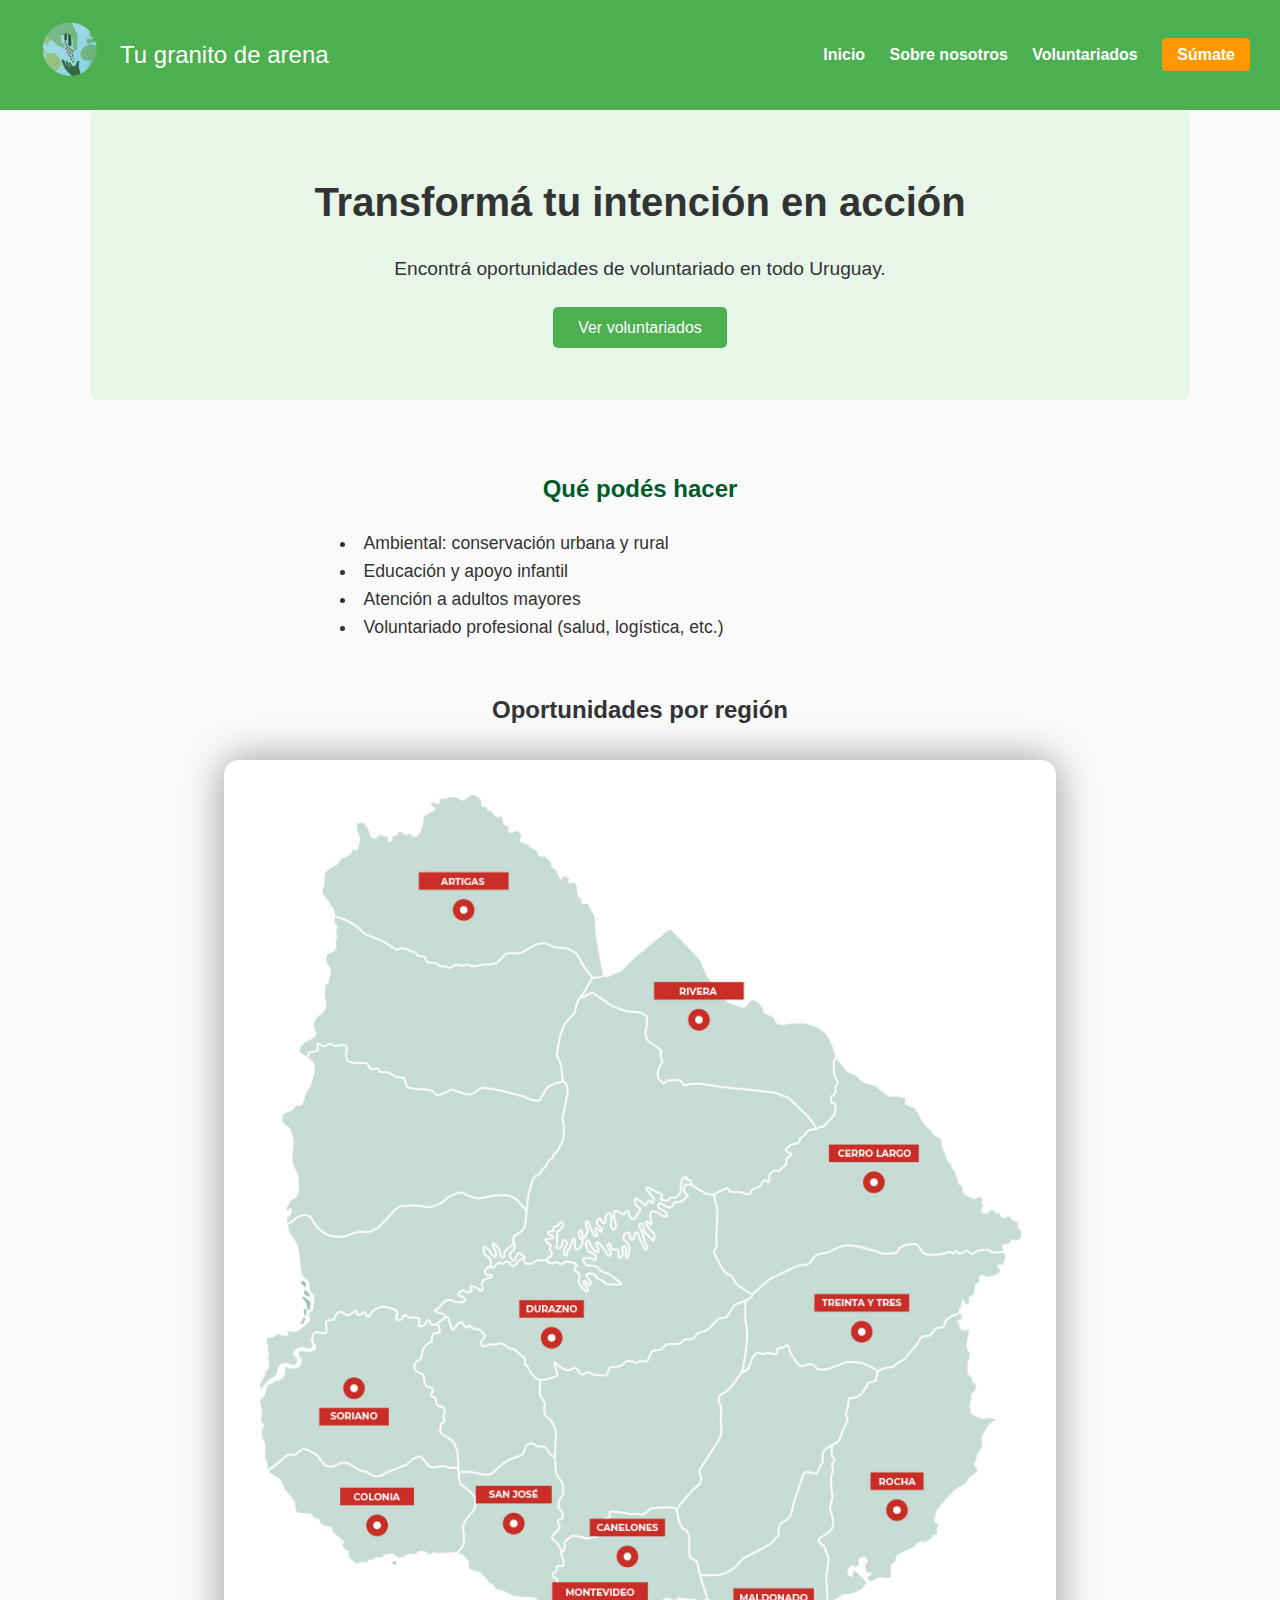
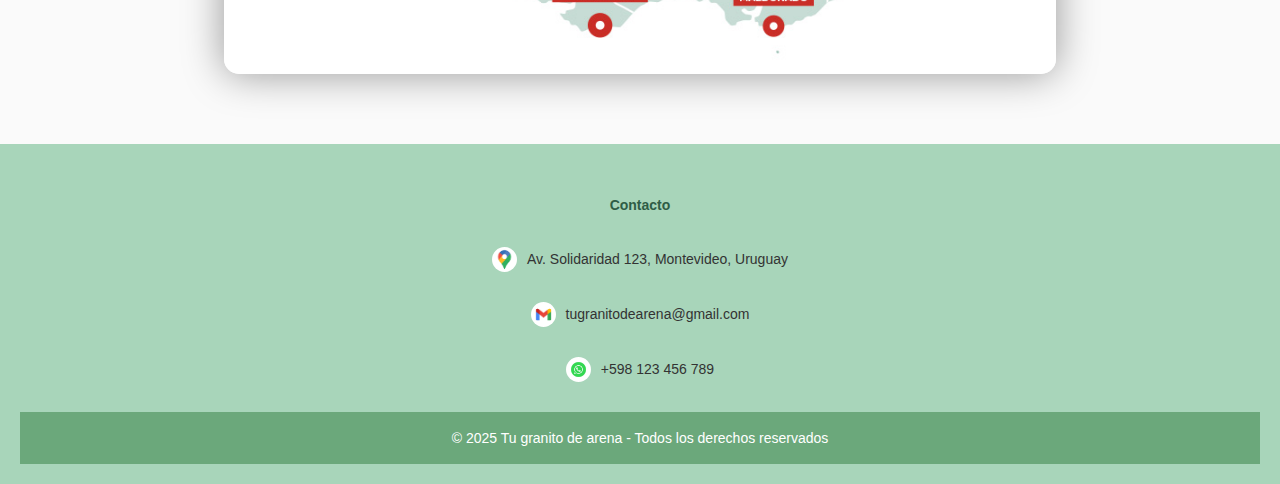
<file: Proyecto 2025 TGDA - copia/index.html>
<!DOCTYPE html>
<html lang="es">
<head>
  <meta charset="UTF-8">
  <meta name="viewport" content="width=device-width, initial-scale=1.0">
  <title>Voluntariados en Uruguay</title>
  <link rel="stylesheet" href="estilos.css">
  <link rel="icon" type="logo" href="logosinfondo.png">
</head>
<body>
  <header>
    <div class="logo">
      <img src="logosinfondo.png" alt="Logo">
      <span>Tu granito de arena</span>
    </div>
    <nav>
      <a href="index.html">Inicio</a>
      <a href="sobre.html">Sobre nosotros</a>
      <a href="voluntariados.html">Voluntariados</a>
      <a href="sumate.html" class="btn-header">Súmate</a>
    </nav>
  </header>
  
  <section class="banner">
    <h1>Transformá tu intención en acción</h1>
    <p>Encontrá oportunidades de voluntariado en todo Uruguay.</p>
    <a href="voluntariados.html">Ver voluntariados</a>
  </section>

  <section>
    <h2 style="text-align:center; color:#005A29; margin-top:40px;">Qué podés hacer</h2>
    <ul style="list-style:disc inside; max-width:600px; margin:20px auto; font-size:1.1rem;">
      <li>Ambiental: conservación urbana y rural</li>
      <li>Educación y apoyo infantil</li>
      <li>Atención a adultos mayores</li>
      <li>Voluntariado profesional (salud, logística, etc.)</li>
    </ul>
  </section>

  
  <h2  style="text-align:center;">Oportunidades por región</h2>
  <section class="mapa">
    <img src="mapaconpines.jpg" alt="Mapa de Uruguay con pines de voluntariado">
  </section>

  <footer>
    <div class="footer-container">
        <div class="footer-col">
            <h4>Contacto</h4>

            <div class="contactofooter">
            <img class="logoscontacto" src="ubicacion.jpg" alt=""><span>Av. Solidaridad 123, Montevideo, Uruguay</span> <br>
            </div>
            
            <div class="contactofooter">
            <img class="logoscontacto"src="gmail.png" alt=""><span>tugranitodearena@gmail.com</span> <br>
            </div>

            <div class="contactofooter">
            <img class="logoscontacto"src="contacto.jpg" alt=""><span>+598 123 456 789</span>
            </div>
          </div>
    </div>

    <div class="footer-bottom">
        © 2025 Tu granito de arena - Todos los derechos reservados
    </div>
</footer>

</body>
</html>
</file>
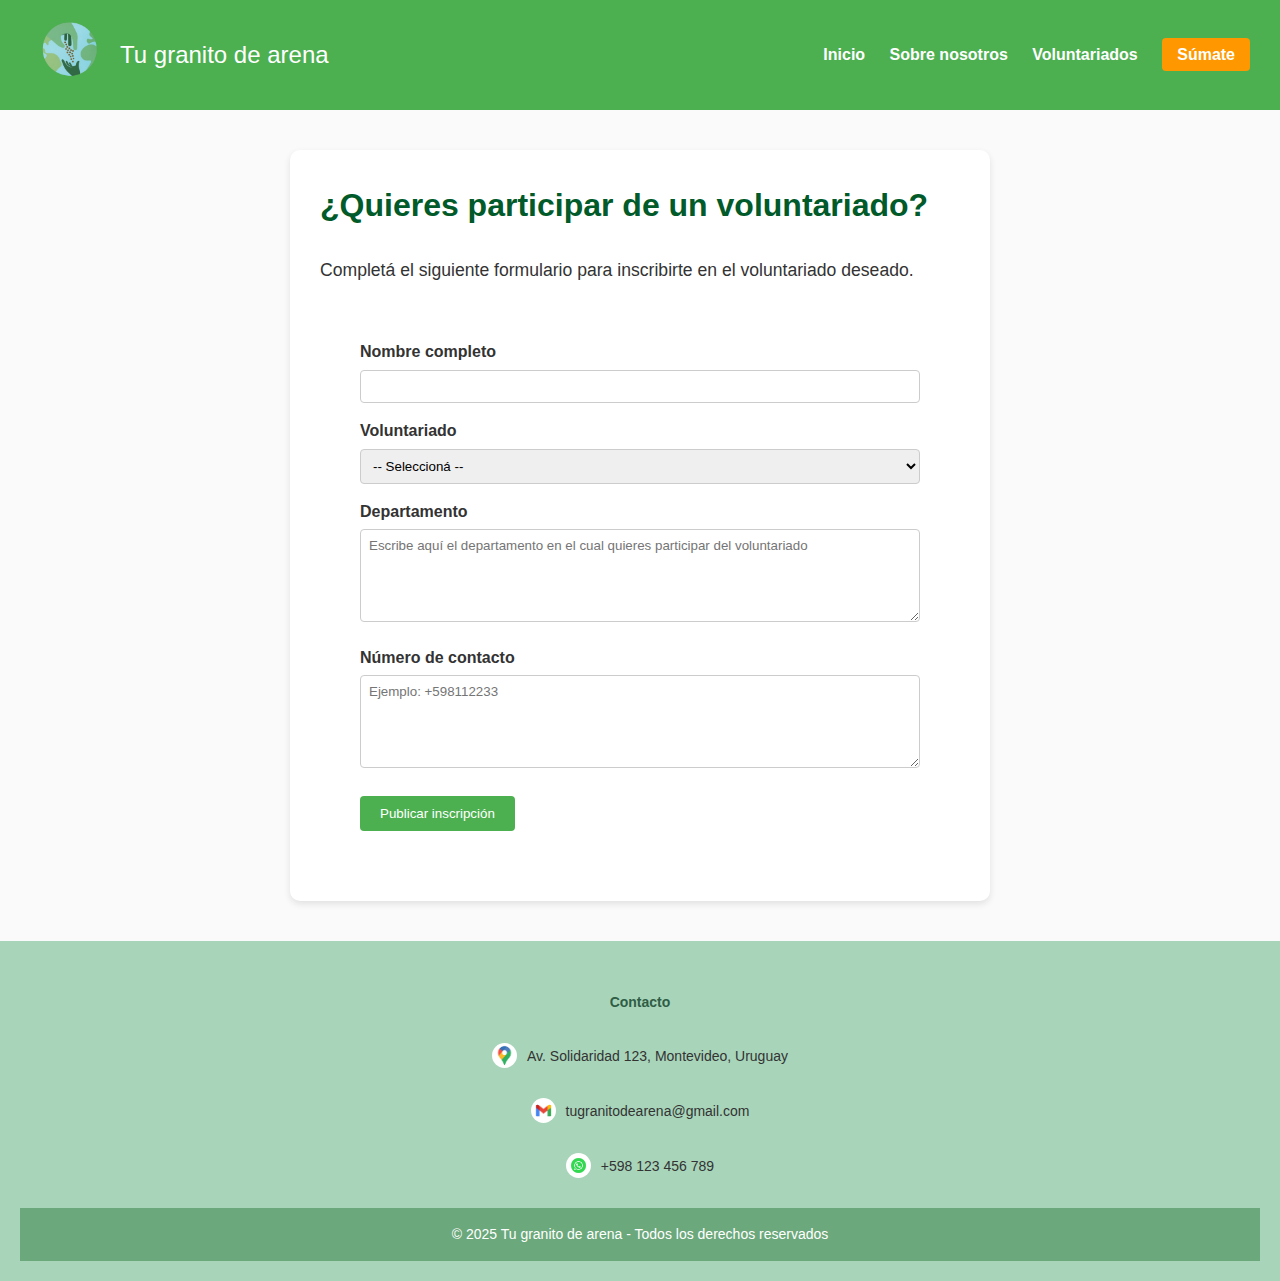
<file: Proyecto 2025 TGDA - copia/inscribirse.html>
<!DOCTYPE html>
<html lang="es">
<head>
  <meta charset="UTF-8">
  <meta name="viewport" content="width=device-width, initial-scale=1.0">
  <title>Voluntariados en Uruguay</title>
  <link rel="stylesheet" href="estilos.css">
  <link rel="icon" type="logo" href="logosinfondo.png">
</head>
<body>

  <!-- Encabezado igual a otras páginas -->
  <header>
    <div class="logo">
      <img src="logosinfondo.png" alt="Logo" />
      <span>Tu granito de arena</span>
    </div>
    <nav>
      <a href="index.html">Inicio</a>
      <a href="sobre.html">Sobre nosotros</a>
      <a href="voluntariados.html">Voluntariados</a>
      <a href="sumate.html" class="btn-header">Súmate</a>
    </nav>
  </header>

  <!-- Formulario para ONG -->
  <section style="max-width: 700px; margin: 40px auto; background: #fff; padding: 30px; border-radius: 10px; box-shadow: 0 3px 7px rgba(0,0,0,0.1);">
    <h1 style="color:#005A29; margin-bottom: 25px;">¿Quieres participar de un voluntariado?</h1>
    <p style="font-size: 1.1rem; margin-bottom: 20px;">
      Completá el siguiente formulario para inscribirte en el voluntariado deseado.
    </p>

    <form action="#" method="POST">
      <label for="nombre">Nombre completo</label>
      <input type="text" id="nombre" name="nombre" required />

      <label for="departamento">Voluntariado</label>
      <select id="departamento" name="departamento" required>
        <option value="">-- Seleccioná --</option>
        <option>Vida Silvestre</option>
        <option>Damas Rosadas</option>
        <option>Huellas Uruguay</option>
        <option>Premacultura y ecología</option>
      </select>
      <label for="departamento">Departamento</label>
      <textarea id="departamento" name="departamento" rows="5" placeholder="Escribe aquí el departamento en el cual quieres participar del voluntariado"></textarea>

      <label for="contacto">Número de contacto</label>
      <textarea id="contacto" name="contacto" rows="5" placeholder="Ejemplo: +598112233"></textarea>

      <button type="submit">Publicar inscripción</button>
    </form>
  </section>

  <footer>
    <div class="footer-container">
        <div class="footer-col">
            <h4>Contacto</h4>

            <div class="contactofooter">
            <img class="logoscontacto" src="ubicacion.jpg" alt=""><span>Av. Solidaridad 123, Montevideo, Uruguay</span> <br>
            </div>
            
            <div class="contactofooter">
            <img class="logoscontacto"src="gmail.png" alt=""><span>tugranitodearena@gmail.com</span> <br>
            </div>

            <div class="contactofooter">
            <img class="logoscontacto"src="contacto.jpg" alt=""><span>+598 123 456 789</span>
            </div>
          </div>
    </div>

    <div class="footer-bottom">
        © 2025 Tu granito de arena - Todos los derechos reservados
    </div>
</footer>
</body>
</html>
</file>
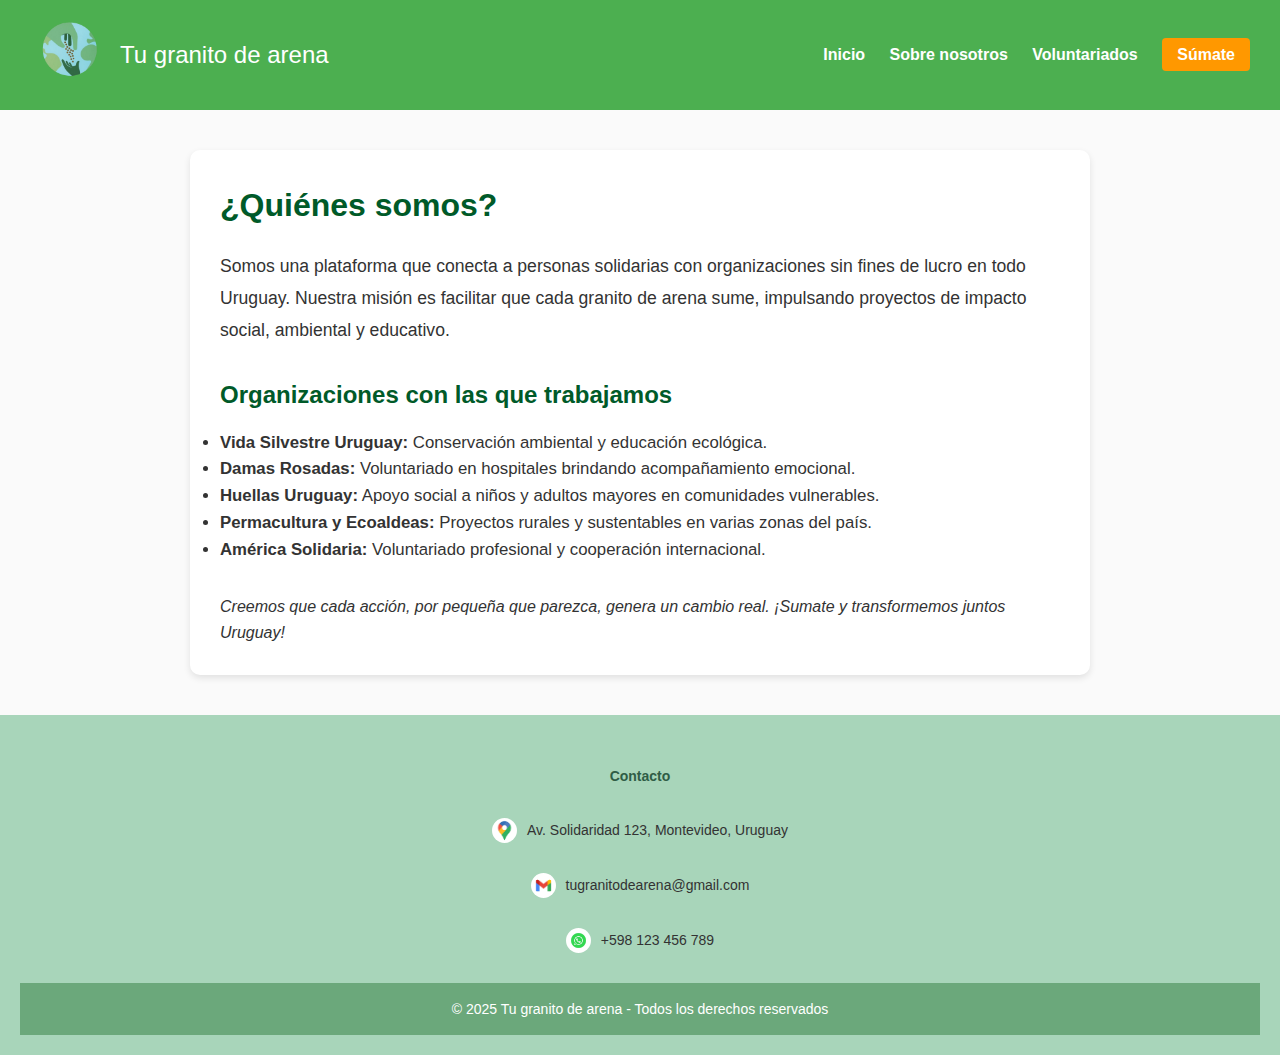
<file: Proyecto 2025 TGDA - copia/sobre.html>
<!DOCTYPE html>
<html lang="es">
<head>
  <meta charset="UTF-8">
  <meta name="viewport" content="width=device-width, initial-scale=1.0">
  <title>Voluntariados en Uruguay</title>
  <link rel="stylesheet" href="estilos.css">
  <link rel="icon" type="logo" href="logosinfondo.png">
</head>
<body>

  <!-- Encabezado igual a otras páginas -->
  <header>
    <div class="logo">
      <img src="logosinfondo.png" alt="Logo" />
      <span>Tu granito de arena</span>
    </div>
    <nav>
      <a href="index.html">Inicio</a>
      <a href="sobre.html">Sobre nosotros</a>
      <a href="voluntariados.html">Voluntariados</a>
      <a href="sumate.html" class="btn-header">Súmate</a>
    </nav>
  </header>

  <!-- Contenido principal -->
  <section style="max-width: 900px; margin: 40px auto; background: #fff; padding: 30px; border-radius: 10px; box-shadow: 0 3px 7px rgba(0,0,0,0.1);">
    <h1 style="color:#005A29; margin-bottom: 20px;">¿Quiénes somos?</h1>
    <p style="font-size: 1.1rem; line-height: 1.8;">
      Somos una plataforma que conecta a personas solidarias con organizaciones sin fines de lucro en todo Uruguay. Nuestra misión es facilitar que cada granito de arena sume, impulsando proyectos de impacto social, ambiental y educativo.
    </p>

    <h2 style="color:#005A29; margin-top: 30px;">Organizaciones con las que trabajamos</h2>
    <ul style="font-size: 1.05rem; line-height: 1.6; margin-top: 15px;">
      <li><strong>Vida Silvestre Uruguay:</strong> Conservación ambiental y educación ecológica.</li>
      <li><strong>Damas Rosadas:</strong> Voluntariado en hospitales brindando acompañamiento emocional.</li>
      <li><strong>Huellas Uruguay:</strong> Apoyo social a niños y adultos mayores en comunidades vulnerables.</li>
      <li><strong>Permacultura y Ecoaldeas:</strong> Proyectos rurales y sustentables en varias zonas del país.</li>
      <li><strong>América Solidaria:</strong> Voluntariado profesional y cooperación internacional.</li>
    </ul>

    <p style="margin-top: 30px; font-style: italic;">
      Creemos que cada acción, por pequeña que parezca, genera un cambio real. ¡Sumate y transformemos juntos Uruguay!
    </p>
  </section>

  <footer>
    <div class="footer-container">
        <div class="footer-col">
            <h4>Contacto</h4>

            <div class="contactofooter">
            <img class="logoscontacto" src="ubicacion.jpg" alt=""><span>Av. Solidaridad 123, Montevideo, Uruguay</span> <br>
            </div>
            
            <div class="contactofooter">
            <img class="logoscontacto"src="gmail.png" alt=""><span>tugranitodearena@gmail.com</span> <br>
            </div>

            <div class="contactofooter">
            <img class="logoscontacto"src="contacto.jpg" alt=""><span>+598 123 456 789</span>
            </div>
          </div>
    </div>

    <div class="footer-bottom">
        © 2025 Tu granito de arena - Todos los derechos reservados
    </div>
</footer>
</body>
</html>
</file>
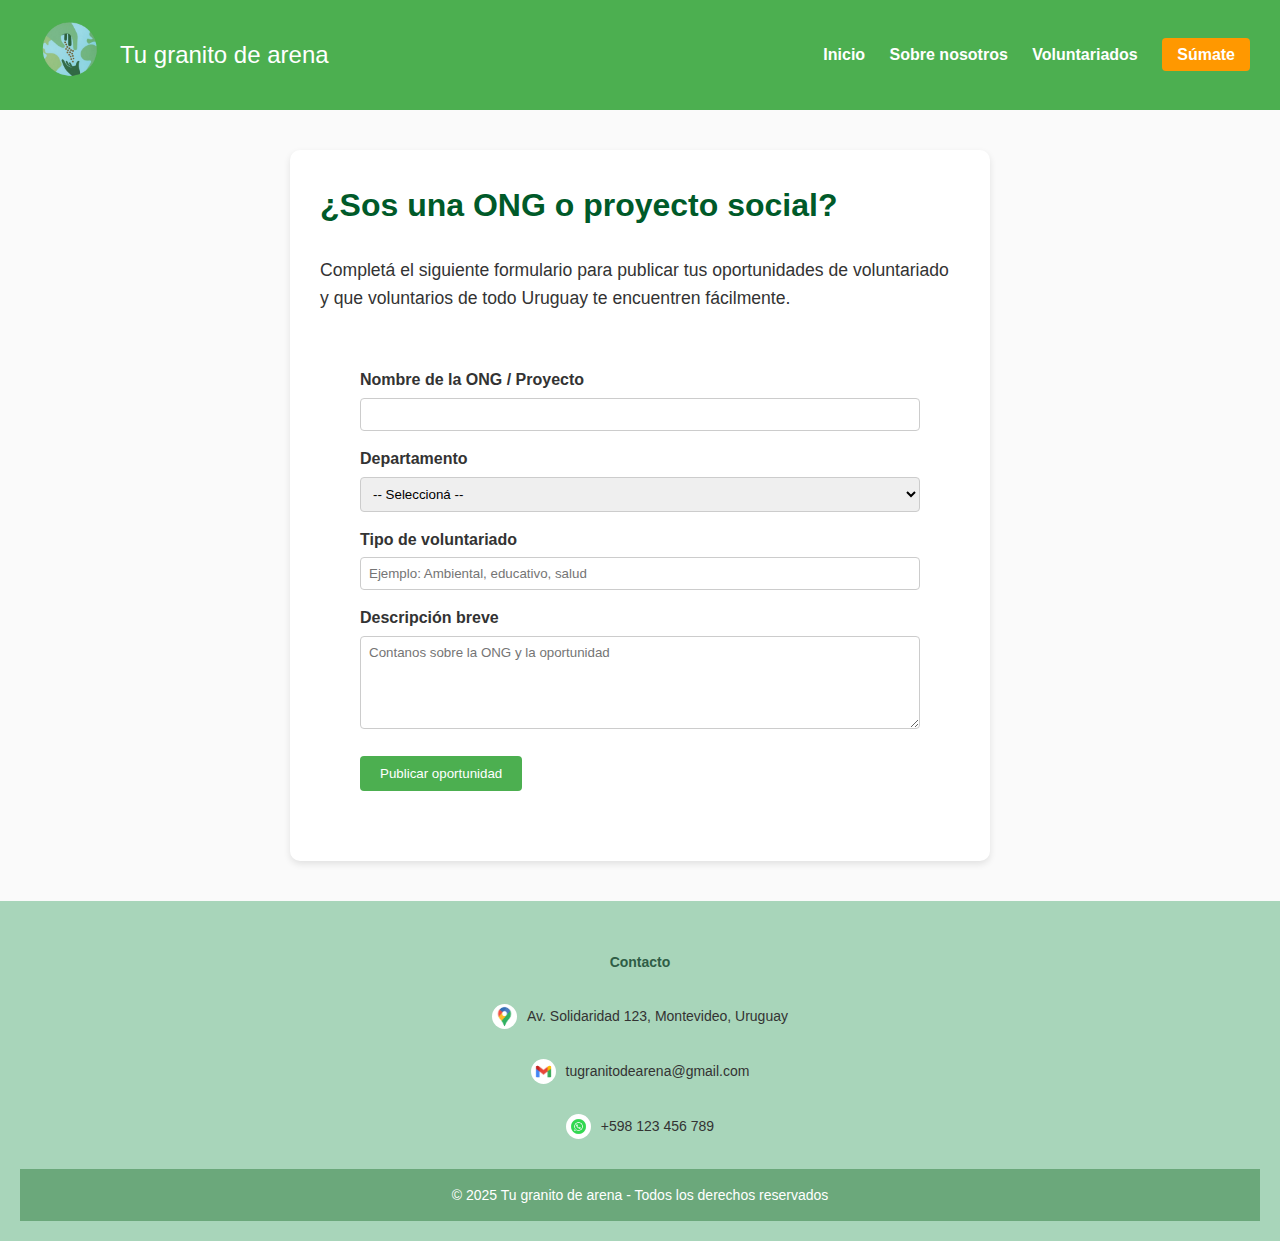
<file: Proyecto 2025 TGDA - copia/sumate.html>
<!DOCTYPE html>
<html lang="es">
<head>
  <meta charset="UTF-8">
  <meta name="viewport" content="width=device-width, initial-scale=1.0">
  <title>Voluntariados en Uruguay</title>
  <link rel="stylesheet" href="estilos.css">
  <link rel="icon" type="logo" href="logosinfondo.png">
</head>
<body>

  <!-- Encabezado igual a otras páginas -->
  <header>
    <div class="logo">
      <img src="logosinfondo.png" alt="Logo" />
      <span>Tu granito de arena</span>
    </div>
    <nav>
      <a href="index.html">Inicio</a>
      <a href="sobre.html">Sobre nosotros</a>
      <a href="voluntariados.html">Voluntariados</a>
      <a href="sumate.html" class="btn-header">Súmate</a>
    </nav>
  </header>

  <!-- Formulario para ONG -->
  <section style="max-width: 700px; margin: 40px auto; background: #fff; padding: 30px; border-radius: 10px; box-shadow: 0 3px 7px rgba(0,0,0,0.1);">
    <h1 style="color:#005A29; margin-bottom: 25px;">¿Sos una ONG o proyecto social?</h1>
    <p style="font-size: 1.1rem; margin-bottom: 20px;">
      Completá el siguiente formulario para publicar tus oportunidades de voluntariado y que voluntarios de todo Uruguay te encuentren fácilmente.
    </p>

    <form action="#" method="POST">
      <label for="nombre">Nombre de la ONG / Proyecto</label>
      <input type="text" id="nombre" name="nombre" required />

      <label for="departamento">Departamento</label>
      <select id="departamento" name="departamento" required>
        <option value="">-- Seleccioná --</option>
        <option>Montevideo</option>
        <option>Canelones</option>
        <option>Colonia</option>
        <option>Maldonado</option>
        <option>Durazno</option>
        <option>Rivera</option>
        <option>Otro</option>
      </select>

      <label for="tipo">Tipo de voluntariado</label>
      <input type="text" id="tipo" name="tipo" placeholder="Ejemplo: Ambiental, educativo, salud" />

      <label for="descripcion">Descripción breve</label>
      <textarea id="descripcion" name="descripcion" rows="5" placeholder="Contanos sobre la ONG y la oportunidad"></textarea>

      <button type="submit">Publicar oportunidad</button>
    </form>
  </section>

  <footer>
    <div class="footer-container">
        <div class="footer-col">
            <h4>Contacto</h4>

            <div class="contactofooter">
            <img class="logoscontacto" src="ubicacion.jpg" alt=""><span>Av. Solidaridad 123, Montevideo, Uruguay</span> <br>
            </div>
            
            <div class="contactofooter">
            <img class="logoscontacto"src="gmail.png" alt=""><span>tugranitodearena@gmail.com</span> <br>
            </div>

            <div class="contactofooter">
            <img class="logoscontacto"src="contacto.jpg" alt=""><span>+598 123 456 789</span>
            </div>
          </div>
    </div>

    <div class="footer-bottom">
        © 2025 Tu granito de arena - Todos los derechos reservados
    </div>
</footer>
</body>
</html>
</file>
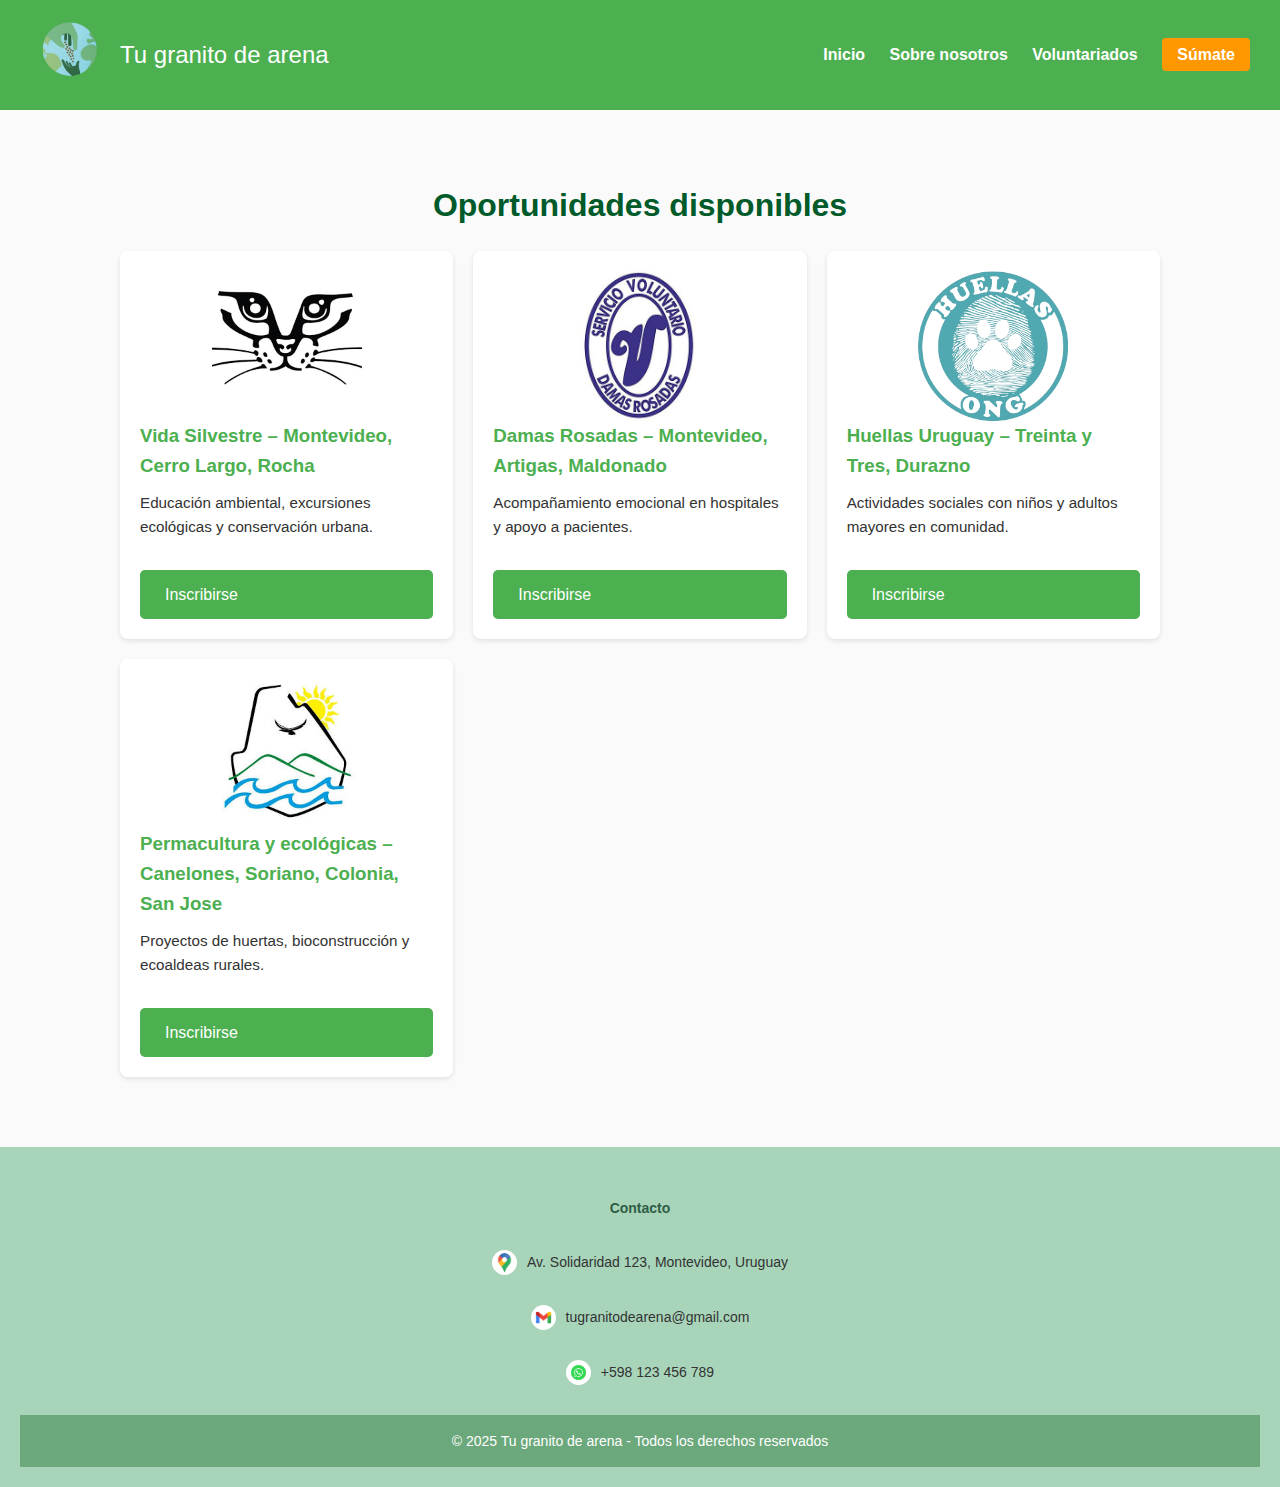
<file: Proyecto 2025 TGDA - copia/voluntariados.html>
<!DOCTYPE html>
<html lang="es">
<head>
  <meta charset="UTF-8">
  <meta name="viewport" content="width=device-width, initial-scale=1.0">
  <title>Voluntariados en Uruguay</title>
  <link rel="stylesheet" href="estilos.css">
  <link rel="icon" type="logo" href="logosinfondo.png">
</head>
<body>
  <header>
    <div class="logo">
      <img src="logosinfondo.png" alt="Logo" />
      <span>Tu granito de arena</span>
    </div>
    <nav>
      <a href="index.html">Inicio</a>
      <a href="sobre.html">Sobre nosotros</a>
      <a href="voluntariados.html">Voluntariados</a>
      <a href="sumate.html"class="btn-header" >Súmate</a>
    </nav>
  </header>

  <section>
    <h1 style="text-align:center; color:#005A29; margin-top:40px;">Oportunidades disponibles</h1>
    <div class="lista-vol">
      <div class="card">
        <img class="volopc" src="vida-silvestre.png" alt="Vida Silvestre Montevideo">
        <div>
          <h3>Vida Silvestre – Montevideo, Cerro Largo, Rocha</h3>
          <p>Educación ambiental, excursiones ecológicas y conservación urbana.</p>
        </div>
        <a class="ins" href="inscribirse.html";>Inscribirse</a>
      </div>
      <div class="card">
        <img class="volopc" src="damas-rosadas.jpg" alt="Damas Rosadas">
        <div>
          <h3>Damas Rosadas – Montevideo, Artigas, Maldonado</h3>
          <p>Acompañamiento emocional en hospitales y apoyo a pacientes.</p>
        </div>
        <a class="ins" href="inscribirse.html";>Inscribirse</a>
      </div>
      <div class="card">
        <img class="volopc" src="huellas-uruguay.png" alt="Huellas Uruguay">
        <div>
          <h3>Huellas Uruguay – Treinta y Tres, Durazno </h3>
          <p>Actividades sociales con niños y adultos mayores en comunidad.</p>
        </div>
        <a class="ins" href="inscribirse.html";>Inscribirse</a>
      </div>
      <div class="card">
        <img class="volopc" src="premacultura.jpg" alt="Permacultura Canelones">
        <div>
          <h3>Permacultura y ecológicas – Canelones, Soriano, Colonia, San Jose</h3>
          <p>Proyectos de huertas, bioconstrucción y ecoaldeas rurales.</p>
        </div>
        <a class="ins" href="inscribirse.html";>Inscribirse</a>
      </div>
    </div>
  </section>

  <footer>
    <div class="footer-container">
        <div class="footer-col">
            <h4>Contacto</h4>

            <div class="contactofooter">
            <img class="logoscontacto" src="ubicacion.jpg" alt=""><span>Av. Solidaridad 123, Montevideo, Uruguay</span> <br>
            </div>
            
            <div class="contactofooter">
            <img class="logoscontacto"src="gmail.png" alt=""><span>tugranitodearena@gmail.com</span> <br>
            </div>

            <div class="contactofooter">
            <img class="logoscontacto"src="contacto.jpg" alt=""><span>+598 123 456 789</span>
            </div>
          </div>
    </div>

    <div class="footer-bottom">
        © 2025 Tu granito de arena - Todos los derechos reservados
    </div>
</footer>

</body>
</html>
</file>
<file: Proyecto 2025 TGDA - copia/estilos.css>
/* ==============================
   REINICIO DE ESTILOS BÁSICO
   ============================== */
* {
    margin: 0; /* Elimina márgenes por defecto */
    padding: 0; /* Elimina relleno por defecto */
    box-sizing: border-box; /* Incluye borde y padding en el ancho total */
    font-family: Arial, sans-serif; /* Fuente base para todo el sitio */
}

body {
    line-height: 1.6; /* Altura de línea para mejor lectura */
    color: #333; /* Color de texto principal */
    background: #fafafa; /* Fondo gris claro */
}

/* ==============================
   ENCABEZADO
   ============================== */
header {
    display: flex; /* Coloca logo y menú en la misma línea */
    justify-content: space-between; /* Logo a la izquierda, menú a la derecha */
    align-items: center; /* Centra verticalmente logo y menú */
    padding: 15px 30px; /* Espaciado interno */
    background: #4CAF50; /* Verde característico */
}

.logo {
    display: flex; /* Imagen y texto en línea */
    align-items: center; /* Centrado vertical */
    color: white; /* Texto blanco */
    font-size: 1.5rem; /* Tamaño de texto del logo */
}

.logo img {
    width: 80px; /* Ancho del logo */
    height: 80px; /* Alto del logo */
    margin-right: 10px; /* Separación entre imagen y texto */
}

nav a {
    margin-left: 20px; /* Espaciado entre enlaces */
    color: white; /* Texto blanco */
    text-decoration: none; /* Quita subrayado */
    font-weight: bold; /* Texto en negrita */
}

.btn-header {
    background: #FF9800; /* Fondo naranja */
    padding: 8px 15px; /* Relleno interno */
    border-radius: 4px; /* Bordes redondeados */
}

nav a.btn-header:hover {
    background: #e68900; /* Color más oscuro al pasar el mouse */
}

/* ==============================
   SECCIONES GENERALES
   ============================== */
section {
    padding: 30px; /* Espaciado interno */
    max-width: 1100px; /* Ancho máximo de contenido */
    margin: 0 auto; /* Centrado horizontal */
}

.banner {
    text-align: center; /* Centrar texto */
    background: #e8f5e9; /* Fondo verde muy claro */
    padding: 60px 30px; /* Espaciado interno */
    border-radius: 8px; /* Bordes redondeados */
}

.banner h1 {
    font-size: 2.5rem; /* Título grande */
    margin-bottom: 20px; /* Separación inferior */
}

.banner p {
    font-size: 1.2rem; /* Texto más grande de lo normal */
    margin-bottom: 30px; /* Separación inferior */
}

.banner a {
    background: #4CAF50; /* Botón verde */
    color: white; /* Texto blanco */
    padding: 12px 25px; /* Relleno interno */
    border-radius: 5px; /* Bordes redondeados */
    text-decoration: none; /* Quitar subrayado */
    font-size: 1rem; /* Tamaño estándar */
}

/* ==============================
   LISTA DE VOLUNTARIADOS
   ============================== */
.lista-vol {
    display: grid; /* Usar rejilla */
    grid-template-columns: repeat(auto-fit, minmax(250px,1fr)); /* Adaptable a pantalla */
    gap: 20px; /* Espaciado entre tarjetas */
    margin-top: 20px; /* Separación superior */
}

.lista-vol .card {
    background: white; /* Fondo blanco */
    padding: 20px; /* Relleno interno */
    border-radius: 8px; /* Bordes redondeados */
    box-shadow: 0 2px 5px rgba(0,0,0,0.1); /* Sombra ligera */
}

.lista-vol .card h3 {
    margin-bottom: 10px; /* Separación inferior */
    color: #4CAF50; /* Verde en títulos */
}

.lista-vol .card p {
    font-size: 0.95rem; /* Texto un poco más pequeño */
}


.mapa {
    display: flex;
    justify-content: center; /* Centra horizontalmente */
    align-items: center;     /* Centra verticalmente, si es necesario */
}
.mapa img {
    max-width: 80%;
    height: auto;
    /* Sombra difuminada en el contorno */
    box-shadow: 0 0 40px rgba(0,0,0,0.4);
    border-radius: 15px; /* Bordes suaves */
}

/* ==============================
   FORMULARIOS
   ============================== */
form {
    background: white; /* Fondo blanco */
    padding: 20px; /* Relleno interno */
    border-radius: 8px; /* Bordes redondeados */
    max-width: 600px; /* Ancho máximo */
    margin: 20px auto; /* Centrado horizontal con margen vertical */
}

form label {
    display: block; /* Ocupa toda la línea */
    margin-top: 15px; /* Separación superior */
    font-weight: bold; /* Texto en negrita */
}

form input,
form select,
form textarea {
    width: 100%; /* Ocupa todo el ancho */
    padding: 8px; /* Relleno interno */
    margin-top: 5px; /* Separación superior */
    border: 1px solid #ccc; /* Borde gris */
    border-radius: 4px; /* Bordes redondeados */
}

form button {
    margin-top: 20px; /* Separación superior */
    background: #4CAF50; /* Fondo verde */
    color: white; /* Texto blanco */
    padding: 10px 20px; /* Relleno interno */
    border: none; /* Sin borde */
    border-radius:4px; /* Bordes redondeados */
    cursor: pointer; /* Cursor en forma de mano */
}

form button:hover {
    background: #45a049; /* Verde más oscuro al pasar el mouse */
}

/* ==============================
   PIE DE PÁGINA
   ============================== */
footer {
    text-align: center; /* Centrar texto */
    padding: 20px; /* Relleno interno */
    background: #4CAF50; /* Fondo verde */
    color: white; /* Texto blanco */
    margin-top: 40px; /* Separación superior */
}
.card{
    justify-content: center; /* Centra horizontalmente */
    align-items: center;
}
.volopc{
    max-width: 150px;
    max-height: 150px;
    display: flex;
    margin: auto;
}
.ins{
    margin-top: 30px;
    display: flex;
    background: #4CAF50; /* Botón verde */
    color: white; /* Texto blanco */
    padding: 12px 25px; /* Relleno interno */
    border-radius: 5px; /* Bordes redondeados */
    text-decoration: none; /* Quitar subrayado */
    font-size: 1rem; /* Tamaño estándar */
}
/* Footer */
/* Footer */
footer {
    background-color: #a8d5ba; /* Verde claro */
    color: #333;
    margin-top: 40px;
    font-size: 14px;
}

/* Contenedor */
.footer-container {
    max-width: 1100px;
    margin: auto;
    padding: 30px 20px;
}

/* Título */
.footer-col h4 {
    margin-bottom: 15px;
    color: #2f5d46; /* Verde más oscuro */
}

/* Texto de contacto */
.footer-col p {
    margin-bottom: 8px;
}

/* Parte inferior */
.footer-bottom {
    text-align: center;
    background-color: #6ba87b; /* Verde oscuro */
    color: white;
    padding: 15px;
}
.logoscontacto{
    width: 25px;
    height: 25px;
    border-radius: 50%;
    margin-right: 10px;
}
.contactofooter{
    justify-content: center;
    display: flex; /* Coloca logo y menú en la misma línea */
    align-items: center; /* Centra verticalmente logo y menú */
    margin-top: 30px;
}
</file>
